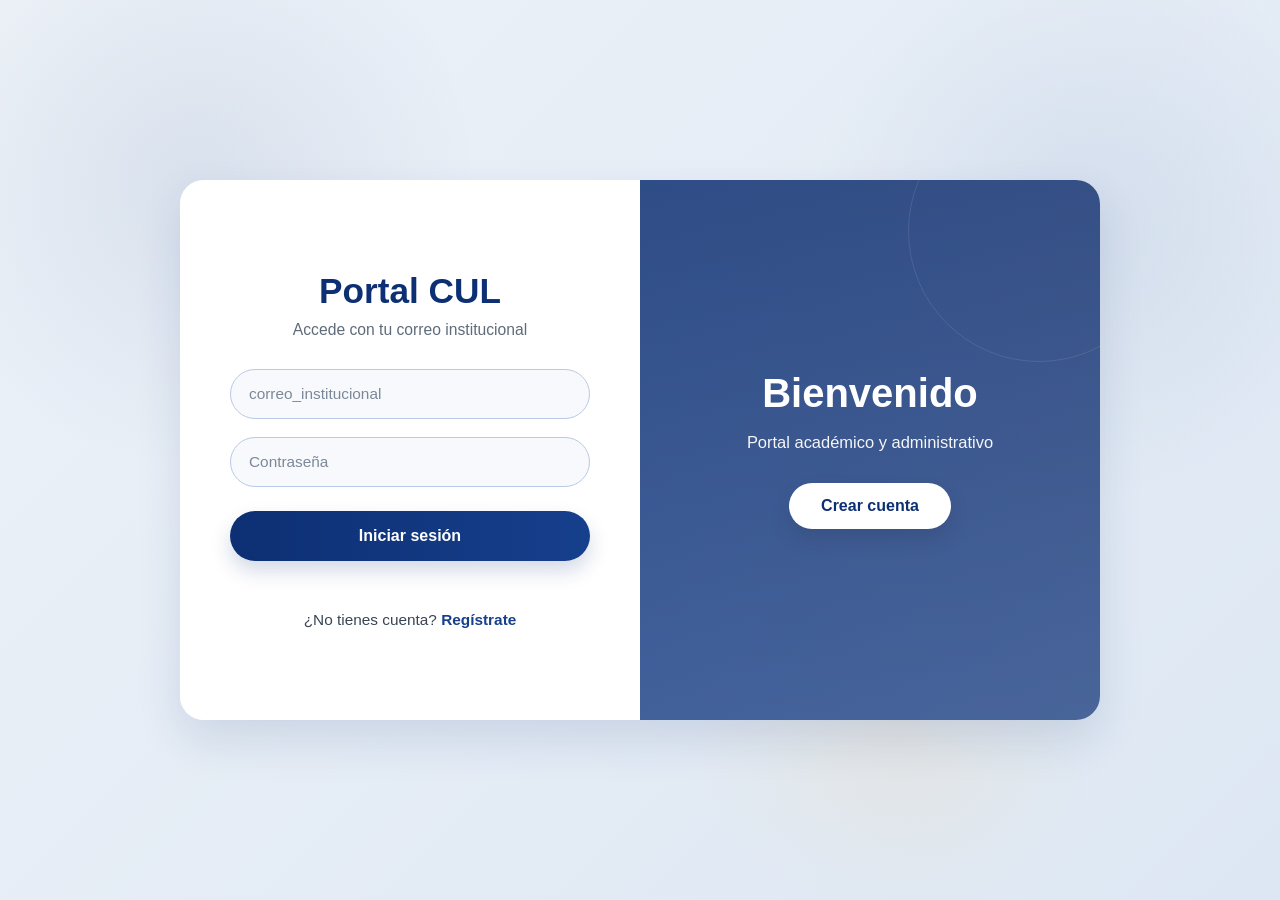
<file: html/estudiante.html>
<!DOCTYPE html>
    <html lang="es">
    <head>
    <meta charset="UTF-8">
    <meta name="viewport" content="width=device-width, initial-scale=1.0">
    <title>Panel Estudiante - CUL</title>
    <link rel="stylesheet" href="../css/base.css">
    <link rel="stylesheet" href="../css/estudiante.css">
    </head>
    <body>

    <div id="alerta-container"></div>
    
    <div class="student-layout">

        <!-- Sidebar -->
        <app-sidebar></app-sidebar>

        <!-- Main -->
        <main class="main-content">
        <app-topbar
            titulo="Panel del Estudiante"
            subtitulo="Consulta e inscríbete en los eventos académicos e institucionales">
        </app-topbar>

        <section class="hero-card">
            <div class="hero-overlay">
            <div class="hero-text">
                <h2>Participa en la vida académica CUL</h2>
                <p>
                Explora los eventos disponibles, inscríbete y mantente conectado
                con las actividades institucionales, académicas y formativas.
                </p>
                <a href="#events-section" class="btn-hero">Ver eventos</a>
            </div>
            </div>
        </section>

        <section class="stats-grid" id="stats-section">
            <app-stats-card 
                tipo="total" 
                titulo="Eventos disponibles" 
                icono="📚">
            </app-stats-card>

            <app-stats-card 
                tipo="mis" 
                titulo="Mis inscripciones" 
                icono="📝">
            </app-stats-card>

            <app-stats-card 
                tipo="proximos" 
                titulo="Próximos eventos" 
                icono="⏰">
            </app-stats-card>
        </section>

        <section class="tools-card">
            <div class="tools-header">
            <div>
                <h3>Buscar eventos</h3>
                <p>Encuentra fácilmente actividades de interés.</p>
            </div>
            </div>

            <div class="search-row">
            <app-buscador id="buscadorEventos" placeholder="Buscar por nombre del evento..."></app-buscador>
            <button class="btn-secondary" onclick="mostrarTodosEventos()">Mostrar todos</button>
            </div>
        </section>

        <section class="events-section" id="events-section">
            <app-section-header
                titulo="Eventos disponibles"
                subtitulo="Consulta los detalles e inscríbete en los eventos activos."
                center="true">
            </app-section-header>

            <app-lista-eventos modo="estudiante" id="listaEventos"></app-lista-eventos>
        </section>
        </main>
    </div>
    <script src="../js/components.js"></script>
    <script src="../js/correo.js"></script>
    <script src="../js/estudiante.js"></script>
    </body>
    </html>
</file>
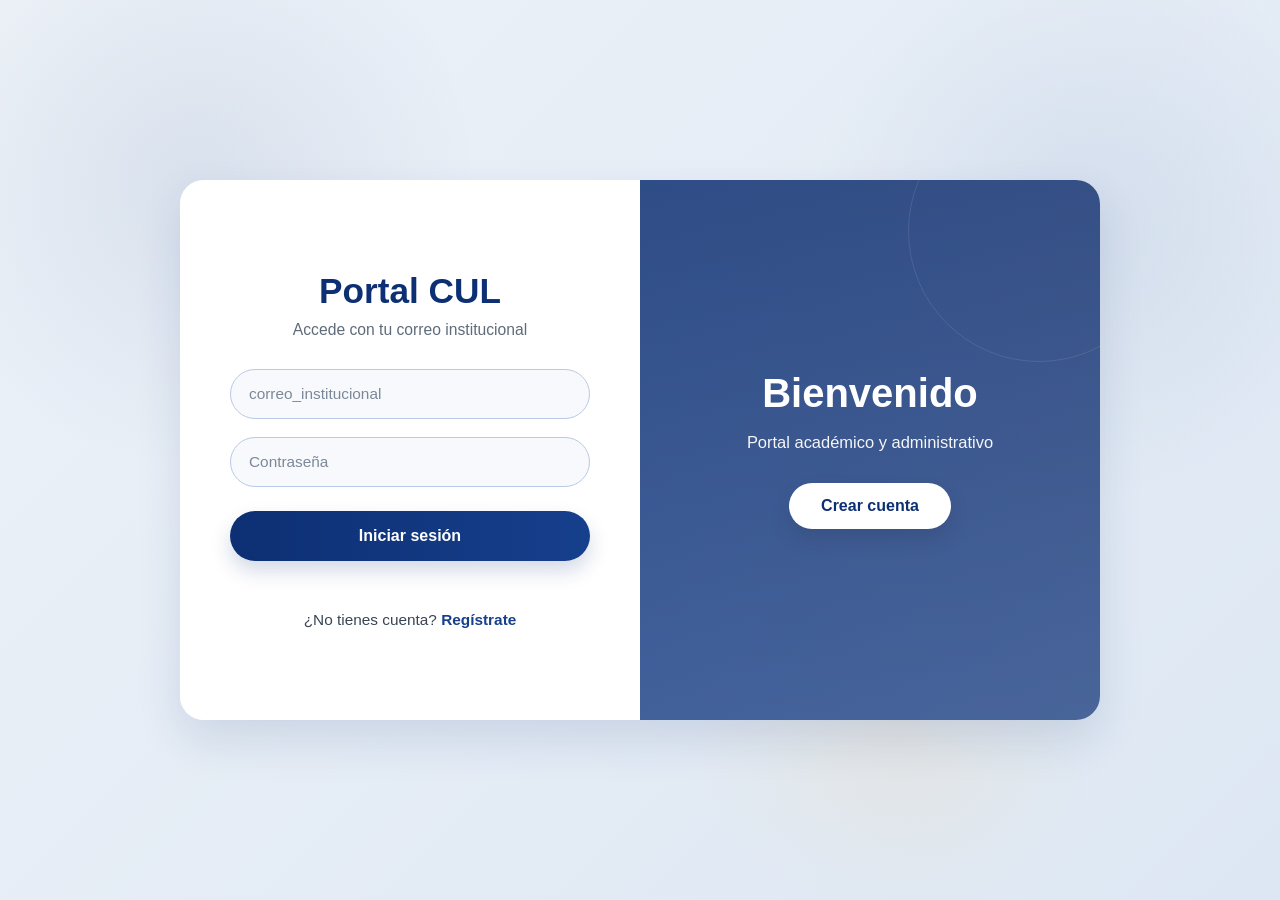
<file: html/login.html>
<!DOCTYPE html>
    <html lang="es">
    <head>
    <meta charset="UTF-8" />
    <meta name="viewport" content="width=device-width, initial-scale=1.0" />
    <title>Portal CUL - Login</title>
    <link rel="stylesheet" href="../css/login.css" />
    </head>
    <body>

    <div class="background-animation"></div>

    <section class="login-container">
        <div class="login-left">
        <div class="form-box">
            <h1>Portal CUL</h1>
            <p class="subtitle">Accede con tu correo institucional</p>

            <form>
            <div class="input-group">
                <input type="email" id="correo" placeholder="correo_institucional" required />
            </div>

            <div class="input-group">
                <input type="password" id="password" placeholder="Contraseña" required />
            </div>

            <button type="button" class="btn-login" onclick="login()">
                Iniciar sesión
            </button>

            <p id="error" class="error-message"></p>
            
            <p class="register-text">
                ¿No tienes cuenta? <a href="#">Regístrate</a>
            </p>
            </form>
        </div>
        </div>

        <div class="login-right">
        <div class="overlay-content">
            <h2>Bienvenido</h2>
            <p>Portal académico y administrativo</p>
            <a href="#" class="btn-register">Crear cuenta</a>
        </div>
        </div>
    </section>

    <script src="../js/login.js"></script>
    </body>
    </html>
</file>
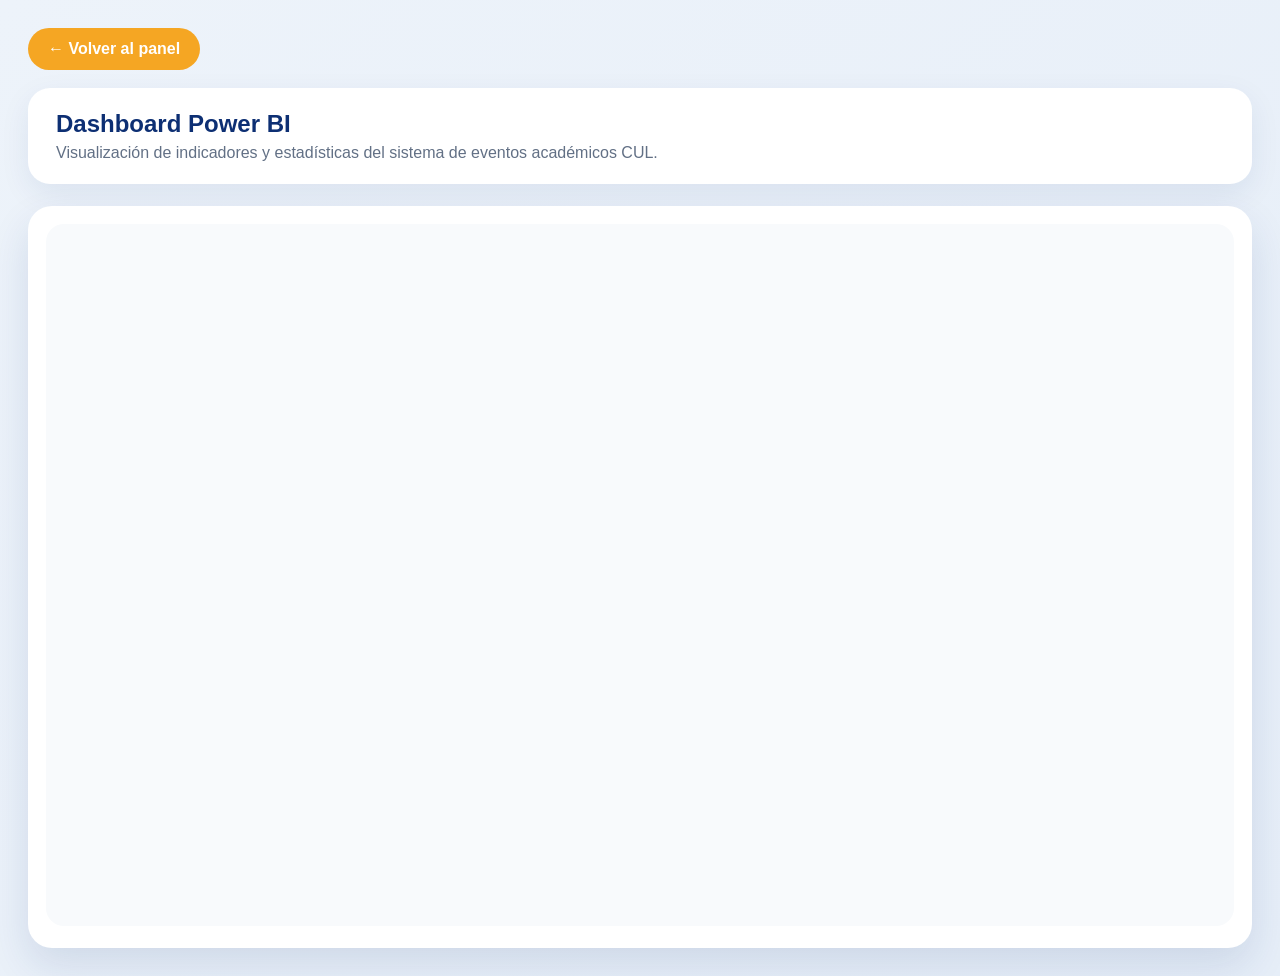
<file: html/powerbi.html>
<!DOCTYPE html>
<html lang="es">
<head>
    <meta charset="UTF-8">
    <title>Dashboard Power BI - CUL</title>
    <link rel="stylesheet" href="../css/base.css">
    <style>
        body {
            margin: 0;
            background: linear-gradient(135deg, #edf3fa 0%, #e6eef8 100%);
            font-family: "Segoe UI", Arial, sans-serif;
        }

        .powerbi-page {
            min-height: 100vh;
            padding: 28px;
        }

        .powerbi-header {
            background: white;
            border-radius: 22px;
            padding: 22px 28px;
            margin-bottom: 22px;
            box-shadow: 0 10px 30px rgba(13, 47, 115, 0.08);
        }

        .powerbi-header h1 {
            color: #0d2f73;
            margin-bottom: 6px;
        }

        .powerbi-header p {
            color: #627085;
        }

        .powerbi-frame-card {
            background: white;
            border-radius: 24px;
            padding: 18px;
            box-shadow: 0 18px 40px rgba(13, 47, 115, 0.12);
        }

        .powerbi-frame-card iframe {
            width: 100%;
            height: 78vh;
            border: none;
            border-radius: 18px;
            background: #f8fafc;
        }

        .btn-volver {
            display: inline-block;
            margin-bottom: 18px;
            background: #f5a623;
            color: white;
            padding: 12px 20px;
            border-radius: 999px;
            text-decoration: none;
            font-weight: 700;
        }

        @media screen and (max-width: 768px) {
            .powerbi-page {
                padding: 14px;
            }

            .powerbi-header {
                padding: 18px;
            }

            .powerbi-header h1 {
                font-size: 1.4rem;
            }

            .powerbi-frame-card iframe {
                height: 70vh;
            }
        }
    </style>
</head>
<body>

    <main class="powerbi-page">

        <a href="admin.html" class="btn-volver">← Volver al panel</a>

        <section class="powerbi-header">
            <h1>Dashboard Power BI</h1>
            <p>Visualización de indicadores y estadísticas del sistema de eventos académicos CUL.</p>
        </section>

        <section class="powerbi-frame-card">
            <iframe
                src="https://app.powerbi.com/reportEmbed?reportId=7ae82849-903a-4c03-b9b1-17e348214cc5&autoAuth=true&ctid=740be6bd-fd36-470e-94d9-0f0c777fadb9"
                allowFullScreen="true">
            </iframe>
        </section>

    </main>

</body>
</html>
</file>
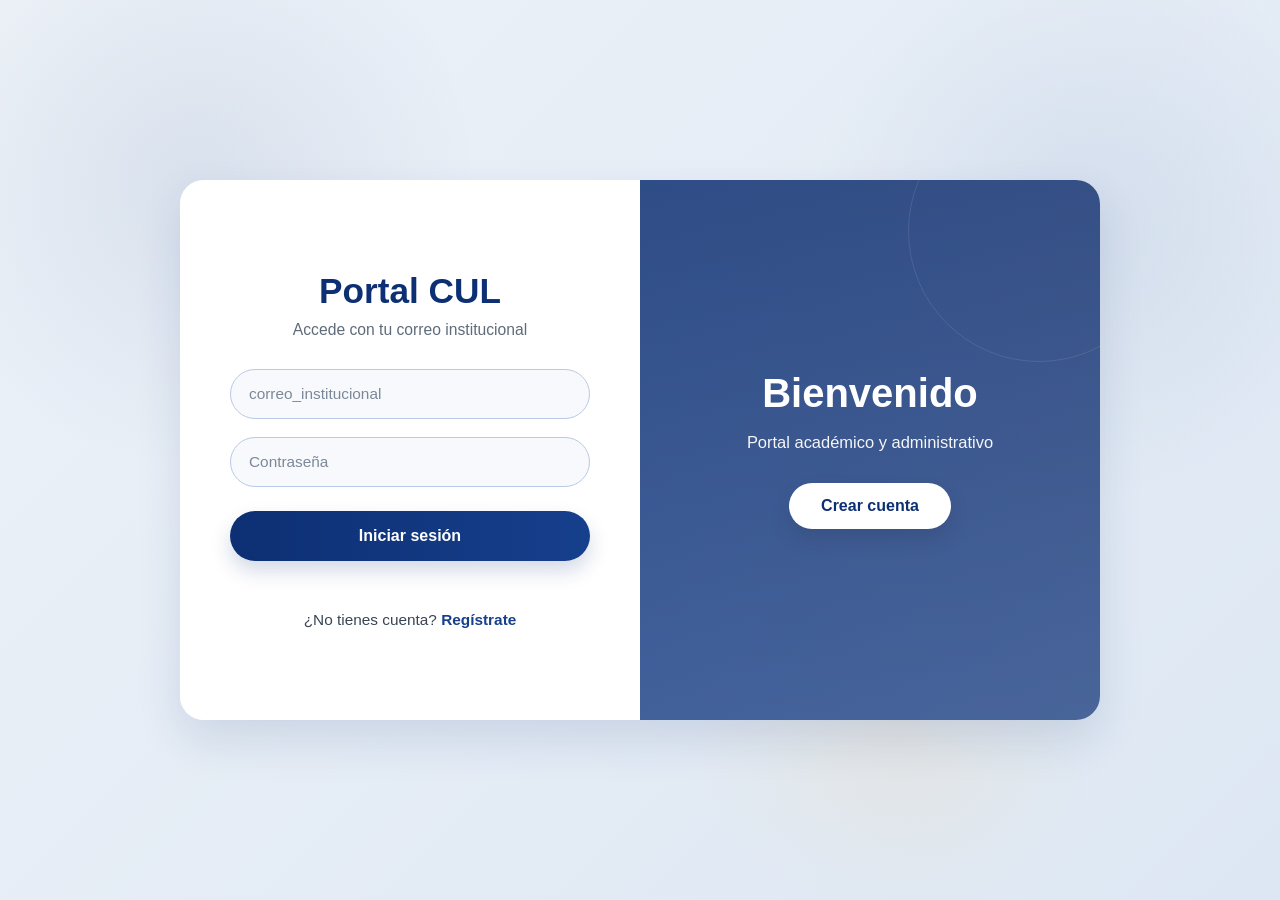
<file: Frontend_Eventos-correos-responsive/html/estudiante.html>
<!DOCTYPE html>
    <html lang="es">
    <head>
    <meta charset="UTF-8">
    <meta name="viewport" content="width=device-width, initial-scale=1.0">
    <title>Panel Estudiante - CUL</title>
    <link rel="stylesheet" href="../css/base.css">
    <link rel="stylesheet" href="../css/estudiante.css">
    </head>
    <body>

    <div id="alerta-container"></div>
    
    <div class="student-layout">

        <!-- Sidebar -->
        <app-sidebar></app-sidebar>

        <!-- Main -->
        <main class="main-content">
        <app-topbar
            titulo="Panel del Estudiante"
            subtitulo="Consulta e inscríbete en los eventos académicos e institucionales">
        </app-topbar>

        <section class="hero-card">
            <div class="hero-overlay">
            <div class="hero-text">
                <h2>Participa en la vida académica CUL</h2>
                <p>
                Explora los eventos disponibles, inscríbete y mantente conectado
                con las actividades institucionales, académicas y formativas.
                </p>
                <a href="#events-section" class="btn-hero">Ver eventos</a>
            </div>
            </div>
        </section>

        <section class="stats-grid" id="stats-section">
            <app-stats-card 
                tipo="total" 
                titulo="Eventos disponibles" 
                icono="📚">
            </app-stats-card>

            <app-stats-card 
                tipo="mis" 
                titulo="Mis inscripciones" 
                icono="📝">
            </app-stats-card>

            <app-stats-card 
                tipo="proximos" 
                titulo="Próximos eventos" 
                icono="⏰">
            </app-stats-card>
        </section>

        <section class="tools-card">
            <div class="tools-header">
            <div>
                <h3>Buscar eventos</h3>
                <p>Encuentra fácilmente actividades de interés.</p>
            </div>
            </div>

            <div class="search-row">
            <app-buscador id="buscadorEventos" placeholder="Buscar por nombre del evento..."></app-buscador>
            <button class="btn-secondary" onclick="mostrarTodosEventos()">Mostrar todos</button>
            <button onclick="inscribirseEvento()">Inscribirse</button>
            </div>
        </section>

        <section class="events-section" id="events-section">
            <app-section-header
                titulo="Eventos disponibles"
                subtitulo="Consulta los detalles e inscríbete en los eventos activos."
                center="true">
            </app-section-header>

            <app-lista-eventos modo="estudiante" id="listaEventos"></app-lista-eventos>
        </section>
        </main>
    </div>
    <script src="../js/components.js"></script>
    <script src="../js/estudiante.js"></script>
    </body>
    </html>
</file>
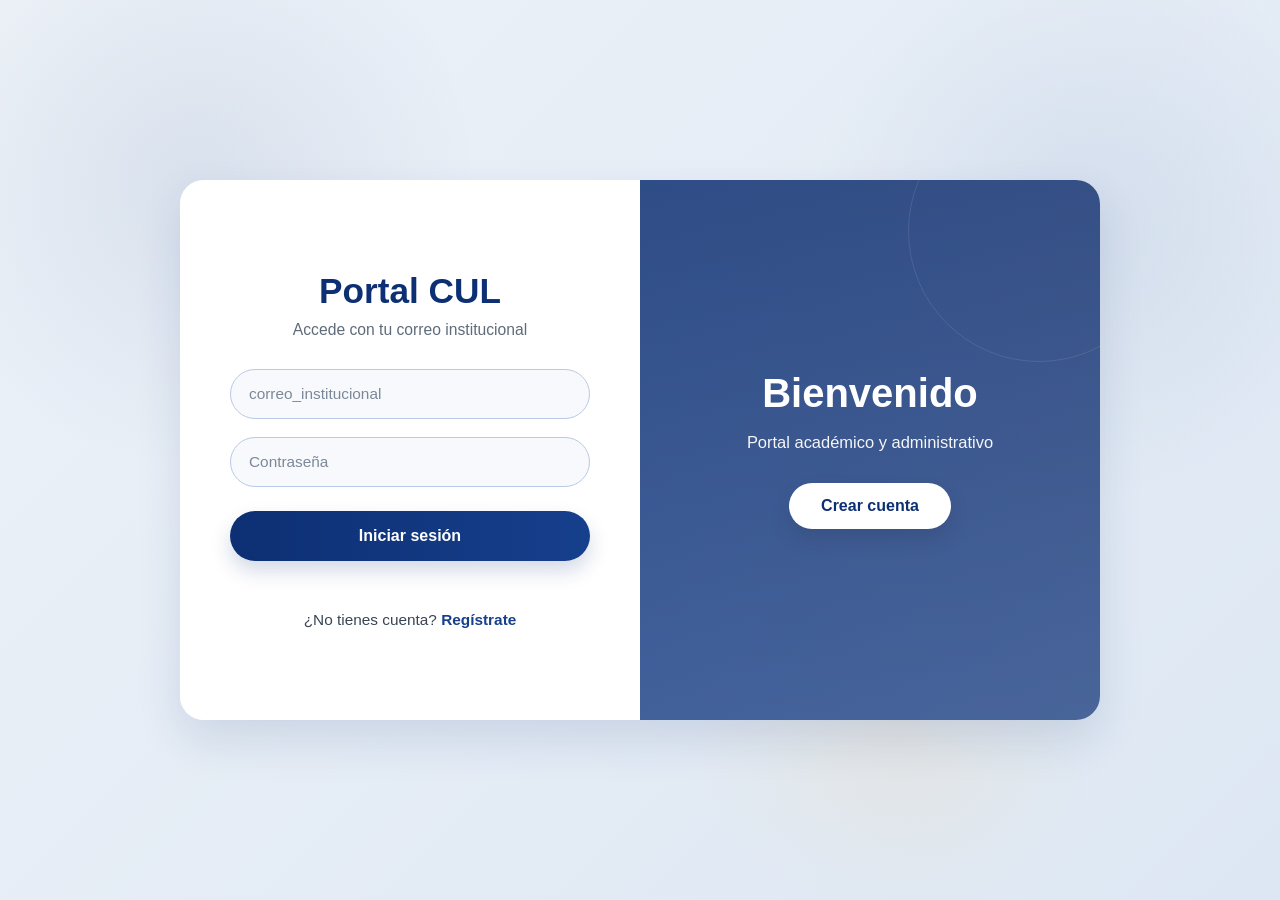
<file: Frontend_Eventos-correos-responsive/html/login.html>
<!DOCTYPE html>
    <html lang="es">
    <head>
    <meta charset="UTF-8" />
    <meta name="viewport" content="width=device-width, initial-scale=1.0" />
    <title>Portal CUL - Login</title>
    <link rel="stylesheet" href="../css/login.css" />
    </head>
    <body>

    <div class="background-animation"></div>

    <section class="login-container">

    <div class="login-left">
        <div class="form-box">
            <h1>Portal CUL</h1>
            <p class="subtitle">Accede con tu correo institucional</p>

            <form>
                <div class="input-group">
                    <input type="email" id="correo" placeholder="correo_institucional" required>
                </div>

                <div class="input-group">
                    <input type="password" id="password" placeholder="Contraseña" required>
                </div>

                <button type="button" class="btn-login" onclick="login()">
                    Iniciar sesión
                </button>

                <p id="error" class="error-message"></p>

                <p class="register-text">
                    ¿No tienes cuenta? <a href="#">Regístrate</a>
                </p>
            </form>
        </div>
    </div>

    <div class="login-right">
        <div class="overlay-content">
            <h2>Bienvenido</h2>
            <p>Portal académico y administrativo</p>
            <a href="#" class="btn-register">Crear cuenta</a>
        </div>
    </div>

</section>

    <script src="../js/login.js"></script>
    </body>
    </html>
</file>
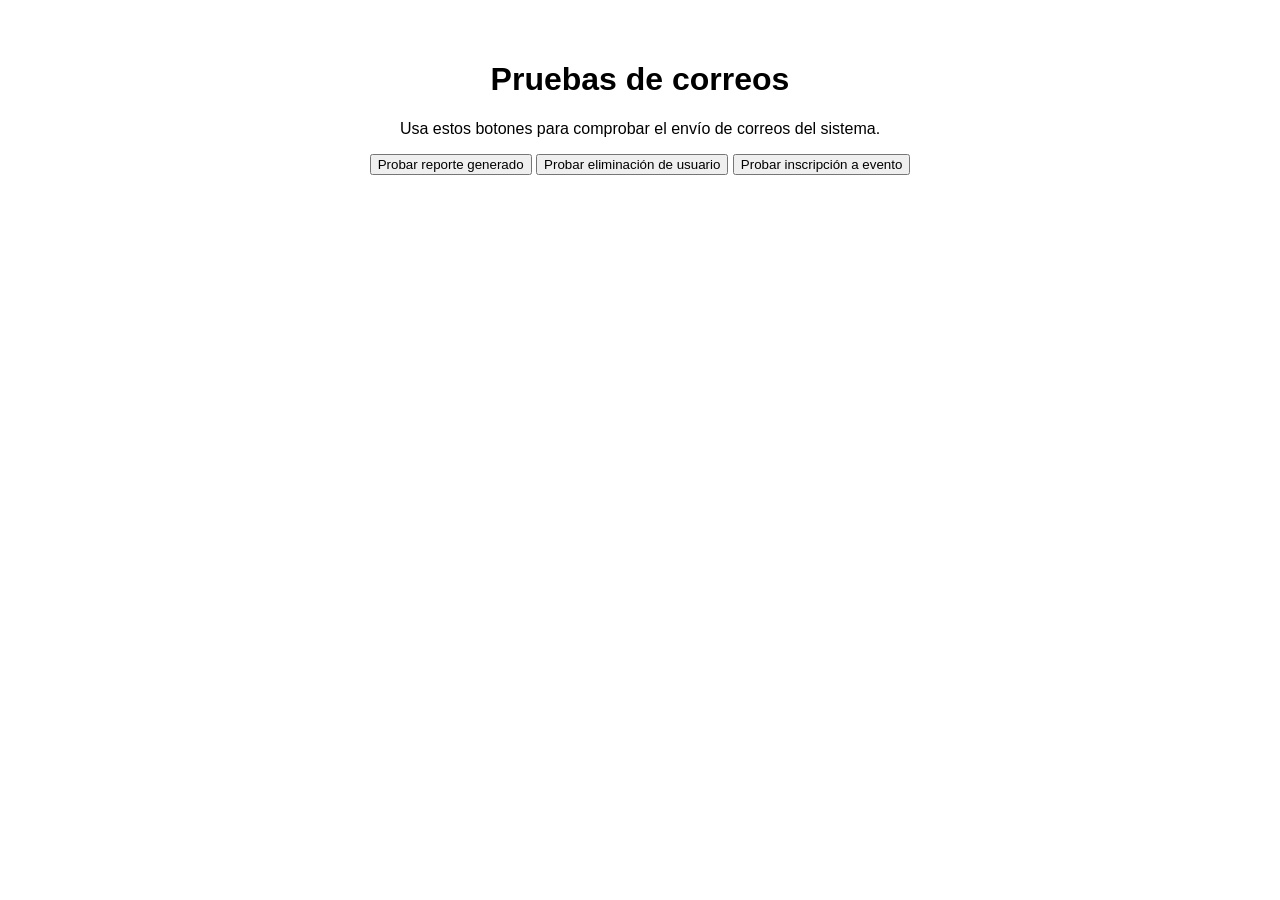
<file: Frontend_Eventos-correos-responsive/html/pruebas-correos.html>
<!DOCTYPE html>
<html lang="es">
<head>
    <meta charset="UTF-8">
    <title>Pruebas de Correos</title>
    <link rel="stylesheet" href="../css/styles.css">
</head>
<body>

    <main style="padding: 40px; text-align: center;">
        <h1>Pruebas de correos</h1>
        <p>Usa estos botones para comprobar el envío de correos del sistema.</p>

        <button onclick="correoReporteGenerado()">
            Probar reporte generado
        </button>

        <button onclick="correoEliminacionUsuario()">
            Probar eliminación de usuario
        </button>

        <button onclick="correoInscripcionEvento()">
            Probar inscripción a evento
        </button>
    </main>

    <script src="../js/script.js"></script>
</body>
</html>
</file>
<file: css/base.css>
:root {
    --azul-cul: #0d2f73;
    --azul-cul-sec: #18479b;
    --azul-cul-ter: #2d63c8;
    --azul-claro: #eef4fc;
    --azul-borde: #cddcf1;
    --naranja-cul: #f5a623;
    --naranja-oscuro: #dc8f16;
    --blanco: #ffffff;
    --gris-fondo: #f3f7fc;
    --gris-card: #fbfdff;
    --gris-texto: #627085;
    --texto-oscuro: #1d2c3d;
    --rojo-suave: #fff1ef;
    --rojo-texto: #c0392b;
    --verde-suave: #eefaf3;
    --verde-texto: #1f8f4e;
    --sombra-suave: 0 10px 30px rgba(13, 47, 115, 0.08);
    --sombra-media: 0 18px 40px rgba(13, 47, 115, 0.12);
    --radio-xl: 24px;
    --radio-lg: 18px;
    --radio-md: 14px;
    --radio-pill: 999px;
    --sidebar-width: 250px;
    }

        * {
    margin: 0;
    padding: 0;
    box-sizing: border-box;
    font-family: "Segoe UI", Arial, sans-serif;
    }

    html {
    scroll-behavior: smooth;
    }

    body {
    background: linear-gradient(135deg, #edf3fa 0%, #e6eef8 100%);
    color: var(--texto-oscuro);
    min-height: 100vh;
    }

    .admin-layout,
    .student-layout {
        display: flex;
        min-height: 100vh;
    }
    .sidebar {
    width: var(--sidebar-width);
    background: linear-gradient(180deg, var(--azul-cul), #0b275f);
    color: white;
    padding: 24px 16px;
    position: sticky;
    top: 0;
    height: 100vh;
    box-shadow: var(--sombra-media);
    transition: width 0.3s ease, padding 0.3s ease;
    overflow: hidden;
    display: flex;
    flex-direction: column;
}

    .sidebar.collapsed {
    width: 92px;
    padding: 24px 12px;
}
    .sidebar-top {
    display: flex;
    align-items: center;
    gap: 14px;
    margin-bottom: 36px;
    }

    .logo-circle {
    width: 68px;
    height: 68px;
    border-radius: 18px;
    background: rgba(255, 255, 255, 0.12);
    display: flex;
    justify-content: center;
    align-items: center;
    }

    .logo-cul {
    width: 48px;
    height: 48px;
    object-fit: contain;
    }

    .brand-text h2 {
    font-size: 1.3rem;
    margin-bottom: 2px;
    }

    .brand-text p {
    font-size: 0.9rem;
    opacity: 0.85;
    }

    .sidebar-menu {
    display: flex;
    flex-direction: column;
    gap: 12px;
    }

    /* ===== FIX SIDEBAR COLAPSADO ===== */

    .sidebar.collapsed .menu-item span:last-child {
        display: none;
    }

    .sidebar.collapsed .brand-text {
        display: none;
    }

    .menu-item {
    text-decoration: none;
    color: white;
    padding: 14px 16px;
    border-radius: 14px;
    display: flex;
    align-items: center;
    gap: 12px;
    transition: 0.3s ease;
    background: rgba(255, 255, 255, 0.04);
    }

    .menu-item:hover,
    .menu-item.active {
    background: rgba(255, 255, 255, 0.14);
    transform: translateX(4px);
    }

    .main-content {
    flex: 1;
    padding: 28px;
    }

    .topbar {
    display: flex;
    justify-content: space-between;
    align-items: center;
    gap: 20px;
    margin-bottom: 24px;
    }

    .topbar h1 {
    font-size: 2rem;
    color: var(--azul-cul);
    margin-bottom: 4px;
    }

    .topbar p {
    color: var(--gris-texto);
    font-size: 0.97rem;
    }

     /* HERO */
    .hero-card {
    border-radius: var(--radio-xl);
    overflow: hidden;
    min-height: 250px;
    box-shadow: var(--sombra-media);
    background:
        linear-gradient(rgba(13, 47, 115, 0.78), rgba(24, 71, 155, 0.72)),
        url("https://images.unsplash.com/photo-1522202176988-66273c2fd55f?auto=format&fit=crop&w=1600&q=80");
    background-size: cover;
    background-position: center;
    margin-bottom: 26px;
    animation: fadeUp 0.8s ease;
    }

    .hero-overlay {
    padding: 42px;
    display: flex;
    align-items: center;
    min-height: 250px;
    }

    .hero-text {
    max-width: 720px;
    color: white;
    }

    .hero-text h2 {
    font-size: 2.1rem;
    margin-bottom: 12px;
    }

    .hero-text p {
    font-size: 1.02rem;
    line-height: 1.7;
    margin-bottom: 24px;
    opacity: 0.96;
    }

    .btn-hero {
    background: var(--naranja-cul);
    color: white;
    border: none;
    padding: 14px 24px;
    border-radius: var(--radio-pill);
    font-weight: 700;
    cursor: pointer;
    transition: 0.3s ease;
    box-shadow: 0 10px 22px rgba(0, 0, 0, 0.15);
    text-decoration: none !important;

    }

    .btn-hero:hover {
    background: var(--naranja-oscuro);
    transform: translateY(-2px);
    }

     /* STATS */
    .stats-grid {
    display: grid;
    grid-template-columns: repeat(3, 1fr);
    gap: 18px;
    margin-bottom: 26px;
    }

    .stat-card {
    background: white;
    border-radius: var(--radio-lg);
    padding: 22px;
    box-shadow: var(--sombra-suave);
    display: flex;
    align-items: center;
    gap: 16px;
    border: 1px solid #e3edf9;
    }

    .stat-icon {
    width: 58px;
    height: 58px;
    border-radius: 16px;
    display: flex;
    justify-content: center;
    align-items: center;
    font-size: 1.5rem;
    }

    .stat-icon.blue {
    background: #eaf2ff;
    }

    .stat-icon.orange {
    background: #fff4e7;
    }

    .stat-icon.light {
    background: #eef7ff;
    }

    .stat-card h3 {
    color: var(--azul-cul);
    font-size: 1.9rem;
    margin-bottom: 4px;
    }

    .stat-card p {
    color: var(--gris-texto);
    font-size: 0.95rem;
    }

        /* TOOLS */
    .tools-card,
    .events-section {
    background: rgba(255, 255, 255, 0.92);
    border-radius: var(--radio-xl);
    padding: 26px;
    box-shadow: var(--sombra-suave);
    border: 1px solid #e3edf9;
    margin-bottom: 26px;
    animation: fadeUp 1s ease;
    }

    .tools-header,
    .section-header {
    margin-bottom: 18px;
    }

    .tools-header {
    display: flex;
    justify-content: space-between;
    align-items: center;
    gap: 16px;
    }

    .tools-header h3,
    .section-header h3 {
    color: var(--azul-cul);
    font-size: 1.4rem;
    margin-bottom: 5px;
    }

    .tools-header p,
    .section-header p {
    color: var(--gris-texto);
    font-size: 0.96rem;
    }

    .section-header.center {
    text-align: center;
    }


    .search-row {
    display: flex;
    gap: 12px;
    flex-wrap: wrap;
    }

    .search-row app-buscador {
        flex: 1;
        min-width: 250px;
    }

    .search-row app-buscador input {
        width: 100%;
        height: 50px;
        padding: 0 18px;
        border: 1.5px solid var(--azul-borde);
        border-radius: var(--radio-pill);
        outline: none;
        font-size: 0.96rem;
        background: #fbfdff;
        transition: 0.3s ease;
    }

    .search-row app-buscador input:focus {
        border-color: var(--azul-cul);
        box-shadow: 0 0 0 4px rgba(13, 47, 115, 0.10);
    }

    .events-grid {
    display: grid;
    grid-template-columns: repeat(auto-fit, minmax(290px, 1fr));
    gap: 18px;
    margin-top: 16px;
    }

    .event-card {
    background: white;
    border-radius: 18px;
    padding: 20px;
    box-shadow: var(--sombra-suave);
    border: 1px solid #e3edf9;
    transition: 0.3s ease;
    position: relative;
    overflow: hidden;
    }

    .event-card::before {
    content: "";
    position: absolute;
    top: 0;
    left: 0;
    width: 100%;
    height: 5px;
    background: linear-gradient(90deg, var(--azul-cul), var(--naranja-cul));
    }

    .event-card:hover {
    transform: translateY(-4px);
    box-shadow: var(--sombra-media);
    }

    .event-card h4 {
    color: var(--azul-cul);
    font-size: 1.15rem;
    margin-bottom: 12px;
    }

    .event-card p {
    color: var(--gris-texto);
    font-size: 0.94rem;
    margin-bottom: 8px;
    line-height: 1.5;
    }

    .event-badge {
    display: inline-block;
    background: #edf4ff;
    color: var(--azul-cul);
    padding: 7px 12px;
    border-radius: var(--radio-pill);
    font-size: 0.82rem;
    font-weight: 600;
    margin-bottom: 12px;
    }

    
    /* ANIMATIONS */
    @keyframes fadeUp {
    from {
        opacity: 0;
        transform: translateY(22px);
    }
    to {
        opacity: 1;
        transform: translateY(0);
    }
    }

    /* ========================= */
/* 📱 RESPONSIVE SIDEBAR */
/* ========================= */

@media (max-width: 1100px) {

    .sidebar {
        width: 250px;
    }

    .sidebar.collapsed {
        width: 90px;
    }

}

@media (max-width: 900px) {

    .admin-layout,
    .student-layout {
        flex-direction: column;
    }

    .sidebar {
        width: 100%;
        height: auto;
        position: relative;
    }

    .sidebar.collapsed {
        width: 100%;
    }

    /* 👇 EN MÓVIL NO SE OCULTA TEXTO */
    .sidebar.collapsed .brand-text,
    .sidebar.collapsed .menu-item span:last-child {
        display: inline;
    }

}

#alerta-container{
    position: fixed;
    top: 20px;
    right: 20px;
    z-index: 9999;
}

.alerta{
    padding: 14px 20px;
    border-radius: 10px;
    margin-bottom: 10px;
    color: white;
    font-weight: bold;
    box-shadow: 0 10px 25px rgba(0,0,0,0.2);
    animation: fadeIn 0.3s ease;
}

.alerta.exito{
    background: #22c55e;
}

.alerta.error{
    background: #ef4444;
}


    .user-badge {
    background: white;
    padding: 12px 18px;
    border-radius: var(--radio-pill);
    box-shadow: var(--sombra-suave);
    border: 1px solid #e3edf9;
    }

    .modal {
    display: none;
}

.modal.active {
    display: flex;
}

/* ========================= */
/* RESPONSIVE FINAL MÓVIL */
/* ========================= */

@media screen and (max-width: 768px) {

    html,
    body {
        width: 100%;
        overflow-x: hidden;
    }

    .admin-layout,
    .student-layout {
        flex-direction: column;
        width: 100%;
    }

    .main-content {
        width: 100%;
        padding: 16px 10px !important;
    }

    /* Sidebar desplegable */
    .sidebar,
    .sidebar.collapsed {
        width: 100% !important;
        position: relative !important;
        padding: 16px !important;
        border-radius: 0 0 20px 20px;
    }

    .sidebar.collapsed {
        height: 105px !important;
        overflow: hidden !important;
    }

    .sidebar.collapsed .sidebar-menu {
        display: none !important;
    }

    .sidebar.collapsed .brand-text {
        display: block !important;
    }

    .sidebar .sidebar-menu {
        display: flex !important;
        flex-direction: column !important;
        gap: 10px !important;
        margin-top: 16px;
    }

    .sidebar .menu-item {
        width: 100%;
        justify-content: center;
        padding: 11px 14px !important;
        min-height: 48px !important;
    }

    /* Topbar */
    .topbar {
        flex-direction: column;
        align-items: flex-start;
        gap: 12px;
    }

    .topbar h1 {
        font-size: 1.55rem;
    }

    /* Hero */
    .hero-overlay {
        padding: 24px;
    }

    .hero-text h2 {
        font-size: 1.45rem;
    }

    .hero-text p {
        font-size: 0.92rem;
    }

    /* Stats */
    .stats-grid {
        grid-template-columns: 1fr;
        gap: 14px;
    }

    /* Gestión rápida */
    .tools-card {
        width: 100%;
        padding: 18px !important;
    }

    .tools-header {
        display: flex;
        flex-direction: column;
        align-items: stretch;
        gap: 14px;
    }

    .acciones-admin {
        display: grid !important;
        grid-template-columns: 1fr 1fr;
        gap: 10px;
        width: 100%;
    }

    .acciones-admin button {
        width: 100%;
        min-width: 0;
        font-size: 0.78rem;
        padding: 11px 8px;
        white-space: normal;
    }

    .search-row {
        flex-direction: column;
        width: 100%;
    }

    .search-row app-buscador,
    .search-row app-buscador input,
    .search-row button {
        width: 100%;
        min-width: 0;
    }

    /* Eventos */
    .events-grid {
        grid-template-columns: 1fr !important;
        gap: 16px;
    }

    .event-card {
        width: 100%;
        max-width: 100%;
        padding: 18px;
    }

    .event-actions {
        display: flex;
        gap: 10px;
    }

    .event-actions button {
        flex: 1;
        padding: 10px;
        font-size: 0.8rem;
        white-space: nowrap;
    }

    /* Modal editar / ver inscritos */
    .modal.active {
        display: flex !important;
        align-items: center;
        justify-content: center;
        padding: 12px;
    }

    .modal-content {
        width: 94vw !important;
        max-width: 94vw !important;
        max-height: 90vh;
        overflow-y: auto;
        overflow-x: hidden;
        padding: 16px !important;
        border-radius: 18px;
    }

    .form-card {
        width: 100%;
        max-width: 100%;
        padding: 16px !important;
    }

    .form-actions {
        display: flex;
        flex-direction: column;
        gap: 10px;
    }

    .form-actions button {
        width: 100%;
    }

    .dataTables_wrapper {
        width: 100%;
        overflow-x: auto;
    }

    #tablaInscritos {
        min-width: 520px;
        font-size: 0.8rem;
    }

    .dt-buttons,
    .dataTables_filter,
    .dataTables_info,
    .dataTables_paginate {
        width: 100%;
        text-align: center;
        margin-bottom: 10px;
    }

    button.dt-button {
        width: 100%;
        border-radius: 999px;
    }
}

/* FIX TABLA INSCRITOS EN CELULAR */
@media screen and (max-width: 768px) {

    #tablaInscritos_wrapper {
        width: 100% !important;
        overflow-x: auto !important;
    }

    #tablaInscritos {
        width: 100% !important;
        min-width: 620px !important;
        table-layout: fixed !important;
    }

    #tablaInscritos th,
    #tablaInscritos td {
        text-align: center !important;
        vertical-align: middle !important;
        white-space: nowrap !important;
    }

    #tablaInscritos th:nth-child(1),
    #tablaInscritos td:nth-child(1) {
        width: 160px !important;
    }

    #tablaInscritos th:nth-child(2),
    #tablaInscritos td:nth-child(2) {
        width: 190px !important;
    }

    #tablaInscritos th:nth-child(3),
    #tablaInscritos td:nth-child(3) {
        width: 150px !important;
    }

    #tablaInscritos th:nth-child(4),
    #tablaInscritos td:nth-child(4) {
        width: 120px !important;
    }

    #tablaInscritos td:nth-child(4) input {
        display: block !important;
        margin: 0 auto !important;
    }
}
/* ========================= */
/* SCROLL HORIZONTAL INDICADORES MÓVIL */
/* ========================= */

@media screen and (max-width: 768px) {

    .stats-grid {
        display: flex !important;
        flex-direction: row !important;
        gap: 14px !important;
        overflow-x: auto !important;
        overflow-y: hidden !important;
        scroll-snap-type: x mandatory;
        -webkit-overflow-scrolling: touch;
        padding-bottom: 8px;
    }

    .stat-card {
        min-width: 180px !important;
        flex: 0 0 180px !important;
        scroll-snap-align: start;
    }

    .stats-grid::-webkit-scrollbar {
        height: 6px;
    }

    .stats-grid::-webkit-scrollbar-thumb {
        background: var(--azul-borde);
        border-radius: 999px;
    }
}
</file>
<file: css/estudiante.css>
.student-layout {
    display: flex;
    min-height: 100vh;
    }



    .user-badge {
        background: white;
        padding: 12px 18px;
        border-radius: var(--radio-pill);
        box-shadow: var(--sombra-suave);
        border: 1px solid #e3edf9;
    }

    .user-role {
        font-weight: 600;
        color: var(--azul-cul);
    }


    .btn-search,
    .btn-secondary,
    .btn-inscribir {
    border: none;
    padding: 12px 20px;
    border-radius: var(--radio-pill);
    font-weight: 600;
    cursor: pointer;
    transition: 0.3s ease;
    }

    .btn-search {
    background: var(--azul-cul);
    color: white;
    }

    .btn-search:hover {
    background: var(--azul-cul-sec);
    transform: translateY(-2px);
    }

    .btn-secondary {
    background: #eef4fc;
    color: var(--azul-cul);
    border: 1px solid var(--azul-borde);
    }

    .btn-secondary:hover {
    background: #e6effb;
    }

    /* EVENTS */

    .btn-inscribir {
    margin-top: 14px;
    background: var(--naranja-cul);
    color: white;
    }

    .btn-inscribir:hover {
    background: var(--naranja-oscuro);
    transform: translateY(-2px);
    }

    .btn-inscrito {
    margin-top: 14px;
    background: var(--verde-suave);
    color: var(--verde-texto);
    border: 1px solid #cfead8;
    padding: 12px 20px;
    border-radius: var(--radio-pill);
    font-weight: 700;
    cursor: default;
    }

    .empty-state {
    grid-column: 1 / -1;
    background: #fbfdff;
    border: 1px dashed var(--azul-borde);
    border-radius: 18px;
    padding: 40px 24px;
    text-align: center;
    color: var(--gris-texto);
    }

    .empty-state h4 {
    color: var(--azul-cul);
    margin-bottom: 8px;
    font-size: 1.2rem;
    }

    .stats-grid {
    grid-template-columns: repeat(3, 1fr);
}
    

    @media (max-width: 600px) {
    .topbar {
        flex-direction: column;
        align-items: flex-start;
    }

    .hero-overlay {
        padding: 26px 20px;
    }

    .hero-text h2 {
        font-size: 1.6rem;
    }

    .tools-card,
    .events-section {
        padding: 20px;
    }
    }

    #stats-section {
    scroll-margin-top: 90px;
}
</file>
<file: css/login.css>
:root {
    --azul-cul: #0d2f73;
    --azul-cul-secundario: #163f8c;
    --azul-cul-claro: #eaf1fb;
    --azul-borde: #b9c9e6;
    --naranja-cul: #f5a623;
    --blanco: #ffffff;
    --gris-fondo: #eef3f9;
    --gris-suave: #f7f9fc;
    --gris-texto: #5f6b7a;
    --sombra: 0 20px 45px rgba(13, 47, 115, 0.12);
    --sombra-boton: 0 10px 20px rgba(13, 47, 115, 0.18);
    --radio-grande: 24px;
    --radio-medio: 16px;
    --radio-pill: 999px;
    }

    * {
    margin: 0;
    padding: 0;
    box-sizing: border-box;
    font-family: "Segoe UI", Arial, sans-serif;
    }

    body {
    min-height: 100vh;
    background: linear-gradient(135deg, #edf2f8 0%, #dde7f3 100%);
    display: flex;
    justify-content: center;
    align-items: center;
    overflow: hidden;
    position: relative;
    }

    /* Fondo institucional suave */
    .background-animation {
    position: absolute;
    inset: 0;
    background:
        radial-gradient(circle at 15% 20%, rgba(13, 47, 115, 0.08), transparent 22%),
        radial-gradient(circle at 85% 25%, rgba(22, 63, 140, 0.08), transparent 22%),
        radial-gradient(circle at 70% 80%, rgba(245, 166, 35, 0.08), transparent 18%);
    animation: fondoFlotante 10s ease-in-out infinite alternate;
    z-index: 0;
    }

    @keyframes fondoFlotante {
    0% {
        transform: scale(1) translate(0, 0);
    }
    100% {
        transform: scale(1.04) translate(-10px, -8px);
    }
    }

    .login-container {
    width: 920px;
    max-width: 94%;
    min-height: 540px;
    display: grid;
    grid-template-columns: 1fr 1fr;
    border-radius: var(--radio-grande);
    overflow: hidden;
    background: rgba(255, 255, 255, 0.9);
    box-shadow: var(--sombra);
    position: relative;
    z-index: 1;
    animation: entradaLogin 0.9s ease;
    }

    @keyframes entradaLogin {
    from {
        opacity: 0;
        transform: translateY(30px) scale(0.98);
    }
    to {
        opacity: 1;
        transform: translateY(0) scale(1);
    }
    }

    /* LADO IZQUIERDO */
    .login-left {
    background: rgba(255, 255, 255, 0.95);
    display: flex;
    justify-content: center;
    align-items: center;
    padding: 55px 45px;
    }

    .form-box {
    width: 100%;
    max-width: 360px;
    animation: aparecerIzquierda 1s ease;
    }

    @keyframes aparecerIzquierda {
    from {
        opacity: 0;
        transform: translateX(-22px);
    }
    to {
        opacity: 1;
        transform: translateX(0);
    }
    }

    .logo-cul {
    width: 95px;
    display: block;
    margin: 0 auto 18px;
    }

    .form-box h1 {
    text-align: center;
    color: var(--azul-cul);
    font-size: 2.2rem;
    font-weight: 700;
    margin-bottom: 10px;
    }

    .subtitle {
    text-align: center;
    color: var(--gris-texto);
    font-size: 0.98rem;
    margin-bottom: 30px;
    }

    .input-group {
    margin-bottom: 18px;
    }

    .input-group input {
    width: 100%;
    height: 50px;
    padding: 0 18px;
    border-radius: var(--radio-pill);
    border: 1.5px solid var(--azul-borde);
    background: var(--gris-suave);
    color: #1f2d3d;
    font-size: 0.96rem;
    outline: none;
    transition: all 0.3s ease;
    }

    .input-group input::placeholder {
    color: #7c8898;
    }

    .input-group input:focus {
    border-color: var(--azul-cul);
    background: var(--blanco);
    box-shadow: 0 0 0 4px rgba(13, 47, 115, 0.12);
    }

    .btn-login {
    width: 100%;
    height: 50px;
    border: none;
    border-radius: var(--radio-pill);
    background: linear-gradient(90deg, var(--azul-cul) 0%, var(--azul-cul-secundario) 100%);
    color: var(--blanco);
    font-size: 1rem;
    font-weight: 600;
    cursor: pointer;
    margin-top: 6px;
    box-shadow: var(--sombra-boton);
    transition: all 0.3s ease;
    }

    .btn-login:hover {
    transform: translateY(-2px);
    box-shadow: 0 14px 26px rgba(13, 47, 115, 0.22);
    }

    .btn-login:active {
    transform: translateY(0);
    }

    .register-text {
    text-align: center;
    margin-top: 20px;
    color: #394555;
    font-size: 0.96rem;
    }

    .register-text a {
    color: var(--azul-cul-secundario);
    text-decoration: none;
    font-weight: 600;
    }

    .register-text a:hover {
    text-decoration: underline;
    }

    /* LADO DERECHO */
    .login-right {
    position: relative;
    display: flex;
    justify-content: center;
    align-items: center;
    background:
        linear-gradient(rgba(13, 47, 115, 0.84), rgba(22, 63, 140, 0.82)),
        url("https://images.unsplash.com/photo-1523580846011-d3a5bc25702b?auto=format&fit=crop&w=1200&q=80");
    background-size: cover;
    background-position: center;
    overflow: hidden;
    }

    .login-right::before {
    content: "";
    position: absolute;
    inset: 0;
    background:
        linear-gradient(135deg, rgba(13, 47, 115, 0.12), rgba(245, 166, 35, 0.05));
    }

    .login-right::after {
    content: "";
    position: absolute;
    width: 260px;
    height: 260px;
    border: 1px solid rgba(255, 255, 255, 0.10);
    border-radius: 50%;
    top: -80px;
    right: -70px;
    }

    .overlay-content {
    position: relative;
    z-index: 2;
    text-align: center;
    padding: 35px;
    color: var(--blanco);
    animation: aparecerDerecha 1.1s ease;
    }

    @keyframes aparecerDerecha {
    from {
        opacity: 0;
        transform: translateX(22px);
    }
    to {
        opacity: 1;
        transform: translateX(0);
    }
    }

    .overlay-content h2 {
    font-size: 2.5rem;
    font-weight: 700;
    margin-bottom: 14px;
    }

    .overlay-content p {
    font-size: 1.03rem;
    line-height: 1.5;
    opacity: 0.95;
    margin-bottom: 28px;
    }

    .btn-register {
    display: inline-block;
    padding: 14px 32px;
    border-radius: var(--radio-pill);
    background: var(--blanco);
    color: var(--azul-cul);
    font-weight: 700;
    text-decoration: none;
    transition: all 0.3s ease;
    box-shadow: 0 10px 22px rgba(0, 0, 0, 0.10);
    }

    .btn-register:hover {
    transform: translateY(-2px);
    background: #f8fbff;
    }

    /* MENSAJE DE ERROR */
    .error-message {
    margin-top: 12px;
    text-align: center;
    font-size: 0.92rem;
    color: #b42318;
    min-height: 18px;
    }

    /* RESPONSIVE */
    @media (max-width: 900px) {
    .login-container {
        grid-template-columns: 1fr;
        min-height: auto;
    }

    .login-right {
        min-height: 260px;
        order: -1;
    }

    .login-left {
        padding: 38px 24px;
    }

    .form-box h1 {
        font-size: 1.9rem;
    }

    .overlay-content h2 {
        font-size: 2rem;
    }
    }

    @media (max-width: 520px) {
    body {
        padding: 16px;
    }

    .login-container {
        max-width: 100%;
        border-radius: 18px;
    }

    .login-left,
    .login-right {
        padding: 28px 18px;
    }

    .form-box h1 {
        font-size: 1.7rem;
    }

    .subtitle,
    .overlay-content p,
    .register-text {
        font-size: 0.92rem;
    }

    .overlay-content h2 {
        font-size: 1.7rem;
    }

    .btn-login,
    .input-group input {
        height: 48px;
    }
    }
</file>
<file: Frontend_Eventos-correos-responsive/css/base.css>
:root {
    --azul-cul: #0d2f73;
    --azul-cul-sec: #18479b;
    --azul-cul-ter: #2d63c8;
    --azul-claro: #eef4fc;
    --azul-borde: #cddcf1;
    --naranja-cul: #f5a623;
    --naranja-oscuro: #dc8f16;
    --blanco: #ffffff;
    --gris-fondo: #f3f7fc;
    --gris-card: #fbfdff;
    --gris-texto: #627085;
    --texto-oscuro: #1d2c3d;
    --rojo-suave: #fff1ef;
    --rojo-texto: #c0392b;
    --verde-suave: #eefaf3;
    --verde-texto: #1f8f4e;
    --sombra-suave: 0 10px 30px rgba(13, 47, 115, 0.08);
    --sombra-media: 0 18px 40px rgba(13, 47, 115, 0.12);
    --radio-xl: 24px;
    --radio-lg: 18px;
    --radio-md: 14px;
    --radio-pill: 999px;
    --sidebar-width: 250px;
    }

        * {
    margin: 0;
    padding: 0;
    box-sizing: border-box;
    font-family: "Segoe UI", Arial, sans-serif;
    }

    html {
    scroll-behavior: smooth;
    }

    body {
    background: linear-gradient(135deg, #edf3fa 0%, #e6eef8 100%);
    color: var(--texto-oscuro);
    min-height: 100vh;
    }

    .admin-layout,
    .student-layout {
        display: flex;
        min-height: 100vh;
    }
    .sidebar {
    width: var(--sidebar-width);
    background: linear-gradient(180deg, var(--azul-cul), #0b275f);
    color: white;
    padding: 24px 16px;
    position: sticky;
    top: 0;
    height: 100vh;
    box-shadow: var(--sombra-media);
    transition: width 0.3s ease, padding 0.3s ease;
    overflow: hidden;
    display: flex;
    flex-direction: column;
}

    .sidebar.collapsed {
    width: 92px;
    padding: 24px 12px;
}
    .sidebar-top {
    display: flex;
    align-items: center;
    gap: 14px;
    margin-bottom: 36px;
    }

    .logo-circle {
    width: 68px;
    height: 68px;
    border-radius: 18px;
    background: rgba(255, 255, 255, 0.12);
    display: flex;
    justify-content: center;
    align-items: center;
    }

    .logo-cul {
    width: 48px;
    height: 48px;
    object-fit: contain;
    }

    .brand-text h2 {
    font-size: 1.3rem;
    margin-bottom: 2px;
    }

    .brand-text p {
    font-size: 0.9rem;
    opacity: 0.85;
    }

    .sidebar-menu {
    display: flex;
    flex-direction: column;
    gap: 12px;
    }

    /* ===== FIX SIDEBAR COLAPSADO ===== */

    .sidebar.collapsed .menu-item span:last-child {
        display: none;
    }

    .sidebar.collapsed .brand-text {
        display: none;
    }

    .menu-item {
    text-decoration: none;
    color: white;
    padding: 14px 16px;
    border-radius: 14px;
    display: flex;
    align-items: center;
    gap: 12px;
    transition: 0.3s ease;
    background: rgba(255, 255, 255, 0.04);
    }

    .menu-item:hover,
    .menu-item.active {
    background: rgba(255, 255, 255, 0.14);
    transform: translateX(4px);
    }

    .main-content {
    flex: 1;
    padding: 28px;
    }

    .topbar {
    display: flex;
    justify-content: space-between;
    align-items: center;
    gap: 20px;
    margin-bottom: 24px;
    }

    .topbar h1 {
    font-size: 2rem;
    color: var(--azul-cul);
    margin-bottom: 4px;
    }

    .topbar p {
    color: var(--gris-texto);
    font-size: 0.97rem;
    }

     /* HERO */
    .hero-card {
    border-radius: var(--radio-xl);
    overflow: hidden;
    min-height: 250px;
    box-shadow: var(--sombra-media);
    background:
        linear-gradient(rgba(13, 47, 115, 0.78), rgba(24, 71, 155, 0.72)),
        url("https://images.unsplash.com/photo-1522202176988-66273c2fd55f?auto=format&fit=crop&w=1600&q=80");
    background-size: cover;
    background-position: center;
    margin-bottom: 26px;
    animation: fadeUp 0.8s ease;
    }

    .hero-overlay {
    padding: 42px;
    display: flex;
    align-items: center;
    min-height: 250px;
    }

    .hero-text {
    max-width: 720px;
    color: white;
    }

    .hero-text h2 {
    font-size: 2.1rem;
    margin-bottom: 12px;
    }

    .hero-text p {
    font-size: 1.02rem;
    line-height: 1.7;
    margin-bottom: 24px;
    opacity: 0.96;
    }

    .btn-hero {
    background: var(--naranja-cul);
    color: white;
    border: none;
    padding: 14px 24px;
    border-radius: var(--radio-pill);
    font-weight: 700;
    cursor: pointer;
    transition: 0.3s ease;
    box-shadow: 0 10px 22px rgba(0, 0, 0, 0.15);
    text-decoration: none !important;

    }

    .btn-hero:hover {
    background: var(--naranja-oscuro);
    transform: translateY(-2px);
    }

     /* STATS */
    .stats-grid {
    display: grid;
    grid-template-columns: repeat(3, 1fr);
    gap: 18px;
    margin-bottom: 26px;
    }

    .stat-card {
    background: white;
    border-radius: var(--radio-lg);
    padding: 22px;
    box-shadow: var(--sombra-suave);
    display: flex;
    align-items: center;
    gap: 16px;
    border: 1px solid #e3edf9;
    }

    .stat-icon {
    width: 58px;
    height: 58px;
    border-radius: 16px;
    display: flex;
    justify-content: center;
    align-items: center;
    font-size: 1.5rem;
    }

    .stat-icon.blue {
    background: #eaf2ff;
    }

    .stat-icon.orange {
    background: #fff4e7;
    }

    .stat-icon.light {
    background: #eef7ff;
    }

    .stat-card h3 {
    color: var(--azul-cul);
    font-size: 1.9rem;
    margin-bottom: 4px;
    }

    .stat-card p {
    color: var(--gris-texto);
    font-size: 0.95rem;
    }

        /* TOOLS */
    .tools-card,
    .events-section {
    background: rgba(255, 255, 255, 0.92);
    border-radius: var(--radio-xl);
    padding: 26px;
    box-shadow: var(--sombra-suave);
    border: 1px solid #e3edf9;
    margin-bottom: 26px;
    animation: fadeUp 1s ease;
    }

    .tools-header,
    .section-header {
    margin-bottom: 18px;
    }

    .tools-header {
    display: flex;
    justify-content: space-between;
    align-items: center;
    gap: 16px;
    }

    .tools-header h3,
    .section-header h3 {
    color: var(--azul-cul);
    font-size: 1.4rem;
    margin-bottom: 5px;
    }

    .tools-header p,
    .section-header p {
    color: var(--gris-texto);
    font-size: 0.96rem;
    }

    .section-header.center {
    text-align: center;
    }


    .search-row {
    display: flex;
    gap: 12px;
    flex-wrap: wrap;
    }

    .search-row app-buscador {
        flex: 1;
        min-width: 250px;
    }

    .search-row app-buscador input {
        width: 100%;
        height: 50px;
        padding: 0 18px;
        border: 1.5px solid var(--azul-borde);
        border-radius: var(--radio-pill);
        outline: none;
        font-size: 0.96rem;
        background: #fbfdff;
        transition: 0.3s ease;
    }

    .search-row app-buscador input:focus {
        border-color: var(--azul-cul);
        box-shadow: 0 0 0 4px rgba(13, 47, 115, 0.10);
    }

    .events-grid {
    display: grid;
    grid-template-columns: repeat(auto-fit, minmax(290px, 1fr));
    gap: 18px;
    margin-top: 16px;
    }

    .event-card {
    background: white;
    border-radius: 18px;
    padding: 20px;
    box-shadow: var(--sombra-suave);
    border: 1px solid #e3edf9;
    transition: 0.3s ease;
    position: relative;
    overflow: hidden;
    }

    .event-card::before {
    content: "";
    position: absolute;
    top: 0;
    left: 0;
    width: 100%;
    height: 5px;
    background: linear-gradient(90deg, var(--azul-cul), var(--naranja-cul));
    }

    .event-card:hover {
    transform: translateY(-4px);
    box-shadow: var(--sombra-media);
    }

    .event-card h4 {
    color: var(--azul-cul);
    font-size: 1.15rem;
    margin-bottom: 12px;
    }

    .event-card p {
    color: var(--gris-texto);
    font-size: 0.94rem;
    margin-bottom: 8px;
    line-height: 1.5;
    }

    .event-badge {
    display: inline-block;
    background: #edf4ff;
    color: var(--azul-cul);
    padding: 7px 12px;
    border-radius: var(--radio-pill);
    font-size: 0.82rem;
    font-weight: 600;
    margin-bottom: 12px;
    }

    
    /* ANIMATIONS */
    @keyframes fadeUp {
    from {
        opacity: 0;
        transform: translateY(22px);
    }
    to {
        opacity: 1;
        transform: translateY(0);
    }
    }

    /* ========================= */
/* 📱 RESPONSIVE SIDEBAR */
/* ========================= */

@media (max-width: 1100px) {

    .sidebar {
        width: 250px;
    }

    .sidebar.collapsed {
        width: 90px;
    }

}

@media (max-width: 900px) {

    .admin-layout,
    .student-layout {
        flex-direction: column;
    }

    .sidebar {
        width: 100%;
        height: auto;
        position: relative;
    }

    .sidebar.collapsed {
        width: 100%;
    }

    /* 👇 EN MÓVIL NO SE OCULTA TEXTO */
    .sidebar.collapsed .brand-text,
    .sidebar.collapsed .menu-item span:last-child {
        display: inline;
    }

}

#alerta-container{
    position: fixed;
    top: 20px;
    right: 20px;
    z-index: 9999;
}

.alerta{
    padding: 14px 20px;
    border-radius: 10px;
    margin-bottom: 10px;
    color: white;
    font-weight: bold;
    box-shadow: 0 10px 25px rgba(0,0,0,0.2);
    animation: fadeIn 0.3s ease;
}

.alerta.exito{
    background: #22c55e;
}

.alerta.error{
    background: #ef4444;
}


    .user-badge {
    background: white;
    padding: 12px 18px;
    border-radius: var(--radio-pill);
    box-shadow: var(--sombra-suave);
    border: 1px solid #e3edf9;
    }
</file>
<file: Frontend_Eventos-correos-responsive/css/estudiante.css>
.student-layout {
    display: flex;
    min-height: 100vh;
    }



    .user-badge {
        background: white;
        padding: 12px 18px;
        border-radius: var(--radio-pill);
        box-shadow: var(--sombra-suave);
        border: 1px solid #e3edf9;
    }

    .user-role {
        font-weight: 600;
        color: var(--azul-cul);
    }


    .btn-search,
    .btn-secondary,
    .btn-inscribir {
    border: none;
    padding: 12px 20px;
    border-radius: var(--radio-pill);
    font-weight: 600;
    cursor: pointer;
    transition: 0.3s ease;
    }

    .btn-search {
    background: var(--azul-cul);
    color: white;
    }

    .btn-search:hover {
    background: var(--azul-cul-sec);
    transform: translateY(-2px);
    }

    .btn-secondary {
    background: #eef4fc;
    color: var(--azul-cul);
    border: 1px solid var(--azul-borde);
    }

    .btn-secondary:hover {
    background: #e6effb;
    }

    /* EVENTS */

    .btn-inscribir {
    margin-top: 14px;
    background: var(--naranja-cul);
    color: white;
    }

    .btn-inscribir:hover {
    background: var(--naranja-oscuro);
    transform: translateY(-2px);
    }

    .btn-inscrito {
    margin-top: 14px;
    background: var(--verde-suave);
    color: var(--verde-texto);
    border: 1px solid #cfead8;
    padding: 12px 20px;
    border-radius: var(--radio-pill);
    font-weight: 700;
    cursor: default;
    }

    .empty-state {
    grid-column: 1 / -1;
    background: #fbfdff;
    border: 1px dashed var(--azul-borde);
    border-radius: 18px;
    padding: 40px 24px;
    text-align: center;
    color: var(--gris-texto);
    }

    .empty-state h4 {
    color: var(--azul-cul);
    margin-bottom: 8px;
    font-size: 1.2rem;
    }

    .stats-grid {
    grid-template-columns: repeat(3, 1fr);
}
    

    @media (max-width: 600px) {
    .topbar {
        flex-direction: column;
        align-items: flex-start;
    }

    .hero-overlay {
        padding: 26px 20px;
    }

    .hero-text h2 {
        font-size: 1.6rem;
    }

    .tools-card,
    .events-section {
        padding: 20px;
    }
    }

    #stats-section {
    scroll-margin-top: 90px;
}

/* ============================= */
/* RESPONSIVE ESTUDIANTE */
/* ============================= */

@media (max-width: 768px) {

    .student-view,
    .vista-estudiante,
    .estudiante-container {
        width: 100%;
        padding: 12px;
    }

    .card,
    .evento-card,
    .evento {
        width: 100%;
        margin-bottom: 15px;
    }

    .grid,
    .cards-container,
    .eventos-container {
        display: flex;
        flex-direction: column;
        gap: 15px;
    }
}
</file>
<file: Frontend_Eventos-correos-responsive/css/login.css>
:root {
    --azul-cul: #0d2f73;
    --azul-cul-secundario: #163f8c;
    --azul-cul-claro: #eaf1fb;
    --azul-borde: #b9c9e6;
    --naranja-cul: #f5a623;
    --blanco: #ffffff;
    --gris-fondo: #eef3f9;
    --gris-suave: #f7f9fc;
    --gris-texto: #5f6b7a;
    --sombra: 0 20px 45px rgba(13, 47, 115, 0.12);
    --sombra-boton: 0 10px 20px rgba(13, 47, 115, 0.18);
    --radio-grande: 24px;
    --radio-medio: 16px;
    --radio-pill: 999px;
    }

    * {
    margin: 0;
    padding: 0;
    box-sizing: border-box;
    font-family: "Segoe UI", Arial, sans-serif;
    }

    body {
    min-height: 100vh;
    background: linear-gradient(135deg, #edf2f8 0%, #dde7f3 100%);
    display: flex;
    justify-content: center;
    align-items: center;
    overflow: hidden;
    position: relative;
    }

    /* Fondo institucional suave */
    .background-animation {
    position: absolute;
    inset: 0;
    background:
        radial-gradient(circle at 15% 20%, rgba(13, 47, 115, 0.08), transparent 22%),
        radial-gradient(circle at 85% 25%, rgba(22, 63, 140, 0.08), transparent 22%),
        radial-gradient(circle at 70% 80%, rgba(245, 166, 35, 0.08), transparent 18%);
    animation: fondoFlotante 10s ease-in-out infinite alternate;
    z-index: 0;
    }

    @keyframes fondoFlotante {
    0% {
        transform: scale(1) translate(0, 0);
    }
    100% {
        transform: scale(1.04) translate(-10px, -8px);
    }
    }

    .login-container {
    width: 920px;
    max-width: 94%;
    min-height: 540px;
    display: grid;
    grid-template-columns: 1fr 1fr;
    border-radius: var(--radio-grande);
    overflow: hidden;
    background: rgba(255, 255, 255, 0.9);
    box-shadow: var(--sombra);
    position: relative;
    z-index: 1;
    animation: entradaLogin 0.9s ease;
    }

    @keyframes entradaLogin {
    from {
        opacity: 0;
        transform: translateY(30px) scale(0.98);
    }
    to {
        opacity: 1;
        transform: translateY(0) scale(1);
    }
    }

    /* LADO IZQUIERDO */
    .login-left {
    background: rgba(255, 255, 255, 0.95);
    display: flex;
    justify-content: center;
    align-items: center;
    padding: 55px 45px;
    }

    .form-box {
    width: 100%;
    max-width: 360px;
    animation: aparecerIzquierda 1s ease;
    }

    @keyframes aparecerIzquierda {
    from {
        opacity: 0;
        transform: translateX(-22px);
    }
    to {
        opacity: 1;
        transform: translateX(0);
    }
    }

    .logo-cul {
    width: 95px;
    display: block;
    margin: 0 auto 18px;
    }

    .form-box h1 {
    text-align: center;
    color: var(--azul-cul);
    font-size: 2.2rem;
    font-weight: 700;
    margin-bottom: 10px;
    }

    .subtitle {
    text-align: center;
    color: var(--gris-texto);
    font-size: 0.98rem;
    margin-bottom: 30px;
    }

    .input-group {
    margin-bottom: 18px;
    }

    .input-group input {
    width: 100%;
    height: 50px;
    padding: 0 18px;
    border-radius: var(--radio-pill);
    border: 1.5px solid var(--azul-borde);
    background: var(--gris-suave);
    color: #1f2d3d;
    font-size: 0.96rem;
    outline: none;
    transition: all 0.3s ease;
    }

    .input-group input::placeholder {
    color: #7c8898;
    }

    .input-group input:focus {
    border-color: var(--azul-cul);
    background: var(--blanco);
    box-shadow: 0 0 0 4px rgba(13, 47, 115, 0.12);
    }

    .btn-login {
    width: 100%;
    height: 50px;
    border: none;
    border-radius: var(--radio-pill);
    background: linear-gradient(90deg, var(--azul-cul) 0%, var(--azul-cul-secundario) 100%);
    color: var(--blanco);
    font-size: 1rem;
    font-weight: 600;
    cursor: pointer;
    margin-top: 6px;
    box-shadow: var(--sombra-boton);
    transition: all 0.3s ease;
    }

    .btn-login:hover {
    transform: translateY(-2px);
    box-shadow: 0 14px 26px rgba(13, 47, 115, 0.22);
    }

    .btn-login:active {
    transform: translateY(0);
    }

    .register-text {
    text-align: center;
    margin-top: 20px;
    color: #394555;
    font-size: 0.96rem;
    }

    .register-text a {
    color: var(--azul-cul-secundario);
    text-decoration: none;
    font-weight: 600;
    }

    .register-text a:hover {
    text-decoration: underline;
    }

    /* LADO DERECHO */
    .login-right {
    position: relative;
    display: flex;
    justify-content: center;
    align-items: center;
    background:
        linear-gradient(rgba(13, 47, 115, 0.84), rgba(22, 63, 140, 0.82)),
        url("https://images.unsplash.com/photo-1523580846011-d3a5bc25702b?auto=format&fit=crop&w=1200&q=80");
    background-size: cover;
    background-position: center;
    overflow: hidden;
    }

    .login-right::before {
    content: "";
    position: absolute;
    inset: 0;
    background:
        linear-gradient(135deg, rgba(13, 47, 115, 0.12), rgba(245, 166, 35, 0.05));
    }

    .login-right::after {
    content: "";
    position: absolute;
    width: 260px;
    height: 260px;
    border: 1px solid rgba(255, 255, 255, 0.10);
    border-radius: 50%;
    top: -80px;
    right: -70px;
    }

    .overlay-content {
    position: relative;
    z-index: 2;
    text-align: center;
    padding: 35px;
    color: var(--blanco);
    animation: aparecerDerecha 1.1s ease;
    }

    @keyframes aparecerDerecha {
    from {
        opacity: 0;
        transform: translateX(22px);
    }
    to {
        opacity: 1;
        transform: translateX(0);
    }
    }

    .overlay-content h2 {
    font-size: 2.5rem;
    font-weight: 700;
    margin-bottom: 14px;
    }

    .overlay-content p {
    font-size: 1.03rem;
    line-height: 1.5;
    opacity: 0.95;
    margin-bottom: 28px;
    }

    .btn-register {
    display: inline-block;
    padding: 14px 32px;
    border-radius: var(--radio-pill);
    background: var(--blanco);
    color: var(--azul-cul);
    font-weight: 700;
    text-decoration: none;
    transition: all 0.3s ease;
    box-shadow: 0 10px 22px rgba(0, 0, 0, 0.10);
    }

    .btn-register:hover {
    transform: translateY(-2px);
    background: #f8fbff;
    }

    /* MENSAJE DE ERROR */
    .error-message {
    margin-top: 12px;
    text-align: center;
    font-size: 0.92rem;
    color: #b42318;
    min-height: 18px;
    }

    /* RESPONSIVE */
    @media (max-width: 900px) {
    .login-container {
        grid-template-columns: 1fr;
        min-height: auto;
    }

    .login-right {
        min-height: 260px;
        order: -1;
    }

    .login-left {
        padding: 38px 24px;
    }

    .form-box h1 {
        font-size: 1.9rem;
    }

    .overlay-content h2 {
        font-size: 2rem;
    }
    }

    @media (max-width: 520px) {
    body {
        padding: 16px;
    }

    .login-container {
        max-width: 100%;
        border-radius: 18px;
    }

    .login-left,
    .login-right {
        padding: 28px 18px;
    }

    .form-box h1 {
        font-size: 1.7rem;
    }

    .subtitle,
    .overlay-content p,
    .register-text {
        font-size: 0.92rem;
    }

    .overlay-content h2 {
        font-size: 1.7rem;
    }

    .btn-login,
    .input-group input {
        height: 48px;
    }
    }
    @media (max-width: 768px) {

    .login-container {
        flex-direction: column;
        height: auto;
    }

    .login-left,
    .login-right {
        width: 100%;
    }

    .login-right {
        order: -1; /* pone la imagen arriba */
        height: 250px;
        border-radius: 20px 20px 0 0;
    }

    .login-left {
        padding: 20px;
        text-align: center;
    }

    .login-left h1 {
        font-size: 24px;
    }

    .login-left input {
        width: 100%;
        font-size: 14px;
    }

    .login-left button {
        width: 100%;
    }
}
/* LOGIN RESPONSIVE CELULAR */
@media (max-width: 768px) {

    body {
        min-height: 100vh;
        overflow-y: auto;
        padding: 15px;
    }

    .login-container {
        width: 100%;
        max-width: 420px;
        min-height: auto;
        height: auto;
        margin: 0 auto;
        display: flex;
        flex-direction: column;
        border-radius: 22px;
        overflow: hidden;
    }

    .login-right {
        order: 1;
        width: 100%;
        height: 220px;
        min-height: 220px;
    }

    .login-left {
        order: 2;
        width: 100%;
        height: auto;
        min-height: auto;
        padding: 28px 22px 35px;
    }

    .form-box {
        width: 100%;
        max-width: 360px;
        margin: 0 auto;
        text-align: center;
    }

    .form-box h1 {
        font-size: 28px;
        margin-bottom: 10px;
    }

    .subtitle {
        font-size: 15px;
        margin-bottom: 24px;
    }

    .input-group {
        width: 100%;
        margin-bottom: 16px;
    }

    .input-group input {
        width: 100%;
        height: 52px;
        font-size: 15px;
    }

    .btn-login {
        width: 100%;
        height: 52px;
        margin-top: 10px;
    }

    .register-text {
        display: block;
        margin-top: 22px;
        font-size: 14px;
        text-align: center;
    }

    .overlay-content {
        padding: 20px;
        text-align: center;
    }

    .overlay-content h2 {
        font-size: 28px;
    }

    .overlay-content p {
        font-size: 15px;
    }

    .btn-register {
        display: inline-block;
        margin-top: 18px;
    }
}
</file>
<file: Frontend_Eventos-correos-responsive/css/styles.css>
/* ============================= */
/* Estilo general de la página */
/* ============================= */

body{
margin:0;
font-family:Arial, Helvetica, sans-serif;
overflow-x:hidden;
}


/* ============================= */
/* Contenedor del video de fondo */
/* ============================= */

.video-fondo{
position:fixed;
top:0;
left:0;
width:100%;
height:100%;
z-index:-2;
overflow:hidden;
}


/* Ajuste del video */

.video-fondo video{
width:100%;
height:100%;
object-fit:cover;
filter:blur(6px) brightness(0.9);
}


/* ============================= */
/* Filtro de color sobre el video */
/* ============================= */

.overlay{
position:absolute;
top:0;
left:0;
width:100%;
height:100%;
background:linear-gradient(
rgba(255,255,255,0.85),
rgba(4,35,88,0.25)
);
z-index:-1;
}


/* ============================= */
/* Barra azul superior */
/* ============================= */

.top-bar{
width:100%;
height:20px;
background:#042358;
}


/* ============================= */
/* Encabezado principal */
/* ============================= */

.header{
background:white;
border-bottom:1px solid #ddd;
}


/* Contenedor del header */

.header-contenedor{
display:flex;
align-items:center;
justify-content:space-between;
padding:10px 40px;
}


/* ============================= */
/* Logo de la universidad */
/* ============================= */

.logo{
display:flex;
align-items:center;
gap:10px;
}

.logo img{
height:80px;
object-fit:contain;
}


/* ============================= */
/* Menú de navegación */
/* ============================= */

nav ul{
display:flex;
gap:30px;
list-style:none;
margin:0;
padding:0;
}


/* Opciones del menú */

nav ul li{
font-size:14px;
color:#777;
cursor:pointer;
position:relative;
padding-bottom:6px;
transition:0.3s;
}


/* Enlaces del menú */

nav ul li a{
text-decoration:none;
color:#555;
font-size:15px;
font-weight:500;
transition:0.3s;
}


/* Color al pasar el cursor */

nav ul li a:hover{
color:#042358;
}


/* Barra animada debajo */

nav ul li::after{
content:"";
position:absolute;
left:50%;
bottom:-6px;
width:0%;
height:2px;
background:#042358;
transform:translateX(-50%);
transition:0.3s;
}


/* Aparece la barra */

nav ul li:hover::after{
width:100%;
}


/* Opción activa */

nav ul li.activo a{
color:#042358;
font-weight:600;
}

nav ul li.activo::after{
width:100%;
}


/* ============================= */
/* Sección principal */
/* ============================= */

.hero{
text-align:center;
padding:140px 20px;
color:#042358;
background:rgba(255,255,255,0.2);
backdrop-filter:blur(4px);
border-radius:10px;
}


/* Título principal */

.hero h1{
font-size:42px;
color:#042358;
font-weight:bold;
}


/* Texto principal */

.hero p{
font-size:18px;
margin-top:10px;
}


/* ============================= */
/* Botones principales */
/* ============================= */

.botones{
margin-top:30px;
}

.botones button{
background:#042358;
color:white;
border:none;
padding:15px 25px;
margin:10px;
border-radius:8px;
cursor:pointer;
font-size:16px;
transition:0.3s;
}


/* Animación de botones */

.botones button:hover{
background:#0a3d91;
transform:scale(1.05);
}


/* ============================= */
/* Sección de eventos */
/* ============================= */

.eventos{
padding:70px 40px;
background:white;
}


/* Título eventos */

.eventos h2{
text-align:center;
color:#042358;
margin-bottom:40px;
}


/* Contenedor de eventos */

.contenedor-eventos{
display:flex;
justify-content:center;
gap:35px;
flex-wrap:wrap;
}


/* Tarjeta de evento */

.evento-card{
width:320px;
background:white;
border-radius:8px;
overflow:hidden;
box-shadow:0 8px 25px rgba(0,0,0,0.1);
transition:0.3s;
}


/* Animación tarjeta */

.evento-card:hover{
transform:translateY(-8px);
box-shadow:0 12px 35px rgba(0,0,0,0.2);
}


/* Imagen del evento */

.evento-img img{
width:100%;
height:180px;
object-fit:cover;
}


/* Información del evento */

.evento-info{
display:flex;
gap:20px;
padding:20px;
}


/* Fecha del evento */

.evento-fecha{
text-align:center;
min-width:60px;
}

.evento-fecha .dia{
font-size:32px;
font-weight:bold;
color:#f39c12;
display:block;
}

.evento-fecha .mes{
font-size:14px;
color:#999;
}


/* Texto del evento */

.evento-texto h3{
font-size:16px;
color:#333;
margin-bottom:10px;
}

.hora{
font-size:14px;
color:#555;
margin-bottom:5px;
}

.lugar{
font-size:13px;
color:#777;
}


/* ============================= */
/* Pie de página */
/* ============================= */

.footer{
background:#0a0a0a;
color:white;
padding:40px 60px;
}


/* Contenedor footer */

.footer-contenedor{
display:flex;
justify-content:space-between;
align-items:flex-start;
flex-wrap:wrap;
gap:40px;
}


/* Información footer */

.footer-info{
max-width:500px;
}

.footer-info h3{
margin-bottom:15px;
}

.footer-info p{
margin:5px 0;
font-size:14px;
color:#ccc;
}


/* Mapa */

.footer-mapa iframe{
border-radius:6px;
}


/* Copyright */

.footer-copy{
text-align:center;
margin-top:30px;
border-top:1px solid #333;
padding-top:15px;
font-size:13px;
color:#aaa;
}

/* ============================= */
/* RESPONSIVE GENERAL */
/* ============================= */

@media (max-width: 768px) {

    body {
        overflow-x: hidden;
    }

    header,
    .topbar,
    .navbar {
        flex-direction: column;
        align-items: center;
        gap: 12px;
        padding: 12px;
        text-align: center;
    }

    nav {
        display: flex;
        flex-direction: column;
        gap: 8px;
        width: 100%;
        align-items: center;
    }

    nav a {
        width: 90%;
        text-align: center;
        padding: 10px;
        border-radius: 8px;
    }

    h1 {
        font-size: 26px;
        text-align: center;
        line-height: 1.2;
    }

    p {
        font-size: 15px;
        text-align: center;
    }

    img {
        max-width: 100%;
        height: auto;
    }

    button,
    .btn {
        width: 100%;
        max-width: 320px;
        margin: 8px auto;
        display: block;
    }

    .container,
    .content,
    .main,
    .main-content {
        width: 100%;
        padding: 12px;
        margin: 0;
    }

    .card,
    .evento,
    .evento-card {
        width: 100%;
        margin: 12px 0;
    }
}
/* NAVBAR MÁS BONITA */
header {
    background: #ffffff;
    padding: 14px 35px;
    display: flex;
    justify-content: space-between;
    align-items: center;
    box-shadow: 0 4px 15px rgba(0, 0, 0, 0.08);
    border-bottom: 3px solid #0b2c5f;
}

header img {
    max-width: 150px;
    height: auto;
}

nav {
    display: flex;
    align-items: center;
    gap: 28px;
}

nav a {
    color: #0b2c5f;
    text-decoration: none;
    font-weight: 600;
    padding: 10px 14px;
    border-radius: 8px;
    transition: 0.3s ease;
}

nav a:hover {
    background: #0b2c5f;
    color: white;
}
/* NAVBAR RESPONSIVE BONITA */
@media (max-width: 768px) {

    header {
        padding: 14px 10px;
        flex-direction: column;
        gap: 12px;
    }

    header img {
        max-width: 130px;
    }

    nav {
        width: 100%;
        display: flex;
        justify-content: center;
        gap: 8px;
        flex-wrap: wrap;
    }

    nav a {
        font-size: 14px;
        background: #f3f6fb;
        padding: 9px 12px;
    }
}
/* MENÚ RESPONSIVE SIMPLE */
#menu-check {
    display: none;
}

.menu-btn {
    display: none;
}

/* En computador se ve normal */
.menu-nav {
    display: flex;
    gap: 28px;
}

/* En celular se oculta y aparece con click */
@media (max-width: 768px) {

    header {
        position: relative;
    }

    .menu-btn {
        display: block;
        font-size: 28px;
        color: #0b2c5f;
        cursor: pointer;
        position: absolute;
        right: 20px;
        top: 25px;
        z-index: 10;
    }

    .menu-nav {
        display: none;
        width: 100%;
        margin-top: 15px;
        flex-direction: column;
        align-items: center;
        gap: 10px;
    }

    #menu-check:checked ~ .menu-nav {
        display: flex;
    }

    .menu-nav a {
        width: 90%;
        max-width: 280px;
        text-align: center;
        background: #f3f6fb;
        color: #0b2c5f;
        padding: 12px;
        border-radius: 10px;
        font-weight: 600;
        text-decoration: none;
    }

    .menu-nav a:hover {
        background: #0b2c5f;
        color: white;
    }
}

/* RESET LISTA */
.menu-nav ul {
    list-style: none;
    padding: 0;
    margin: 0;
}

/* ESCRITORIO */
.menu-nav ul {
    display: flex;
    gap: 25px;
}

.menu-nav a {
    text-decoration: none;
    color: #0b2c5f;
    font-weight: 600;
}

/* BOTÓN OCULTO */
#menu-check {
    display: none;
}

.menu-btn {
    display: none;
}

/* 📱 RESPONSIVE */
@media (max-width: 768px) {

    .menu-btn {
        display: block;
        font-size: 28px;
        cursor: pointer;
        position: absolute;
        right: 20px;
        top: 25px;
        color: #0b2c5f;
    }

    .menu-nav {
        display: none;
        width: 100%;
        margin-top: 15px;
    }

    #menu-check:checked ~ .menu-nav {
        display: block;
    }

    .menu-nav ul {
        flex-direction: column;
        align-items: center;
        gap: 10px;
    }

    .menu-nav li {
        width: 100%;
        text-align: center;
    }

    .menu-nav a {
        display: block;
        width: 90%;
        margin: auto;
        background: #f3f6fb;
        padding: 12px;
        border-radius: 10px;
    }
}

.botones-demo-correo {
    display: none;
}
</file>
